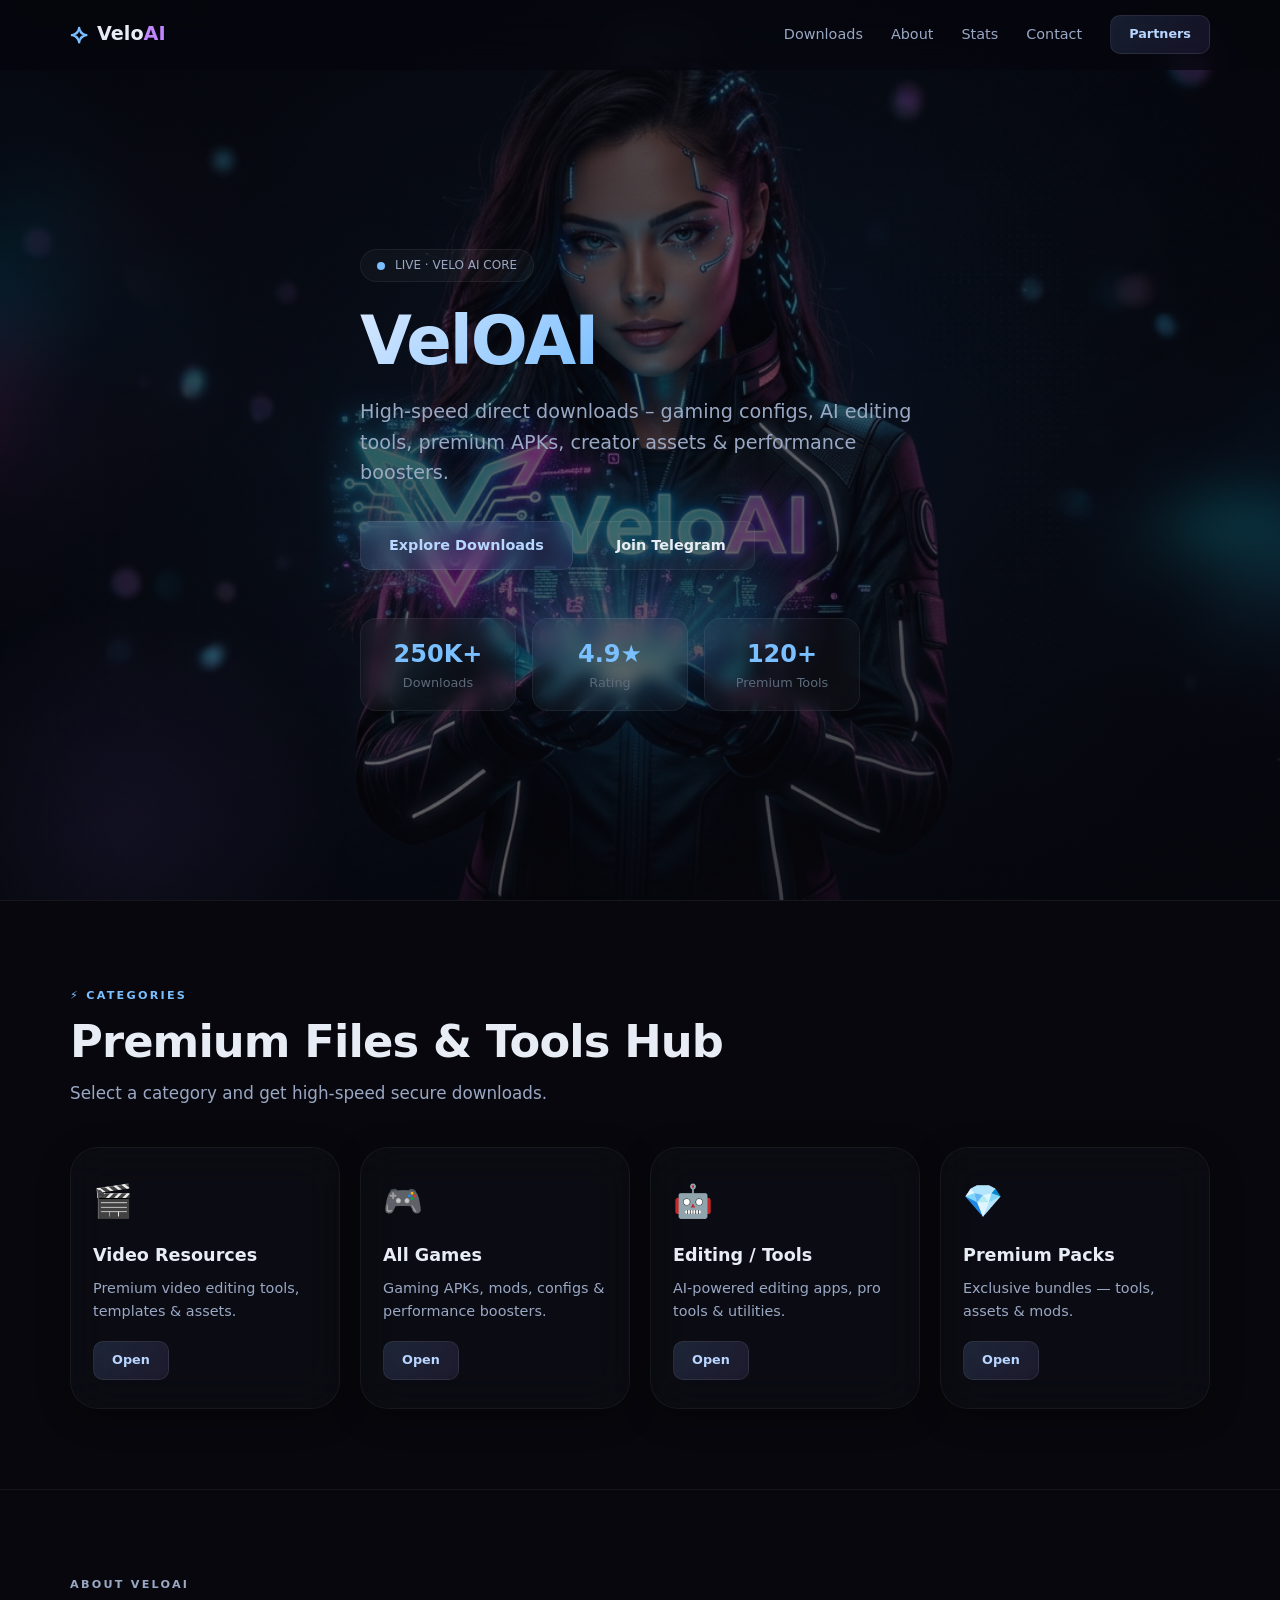
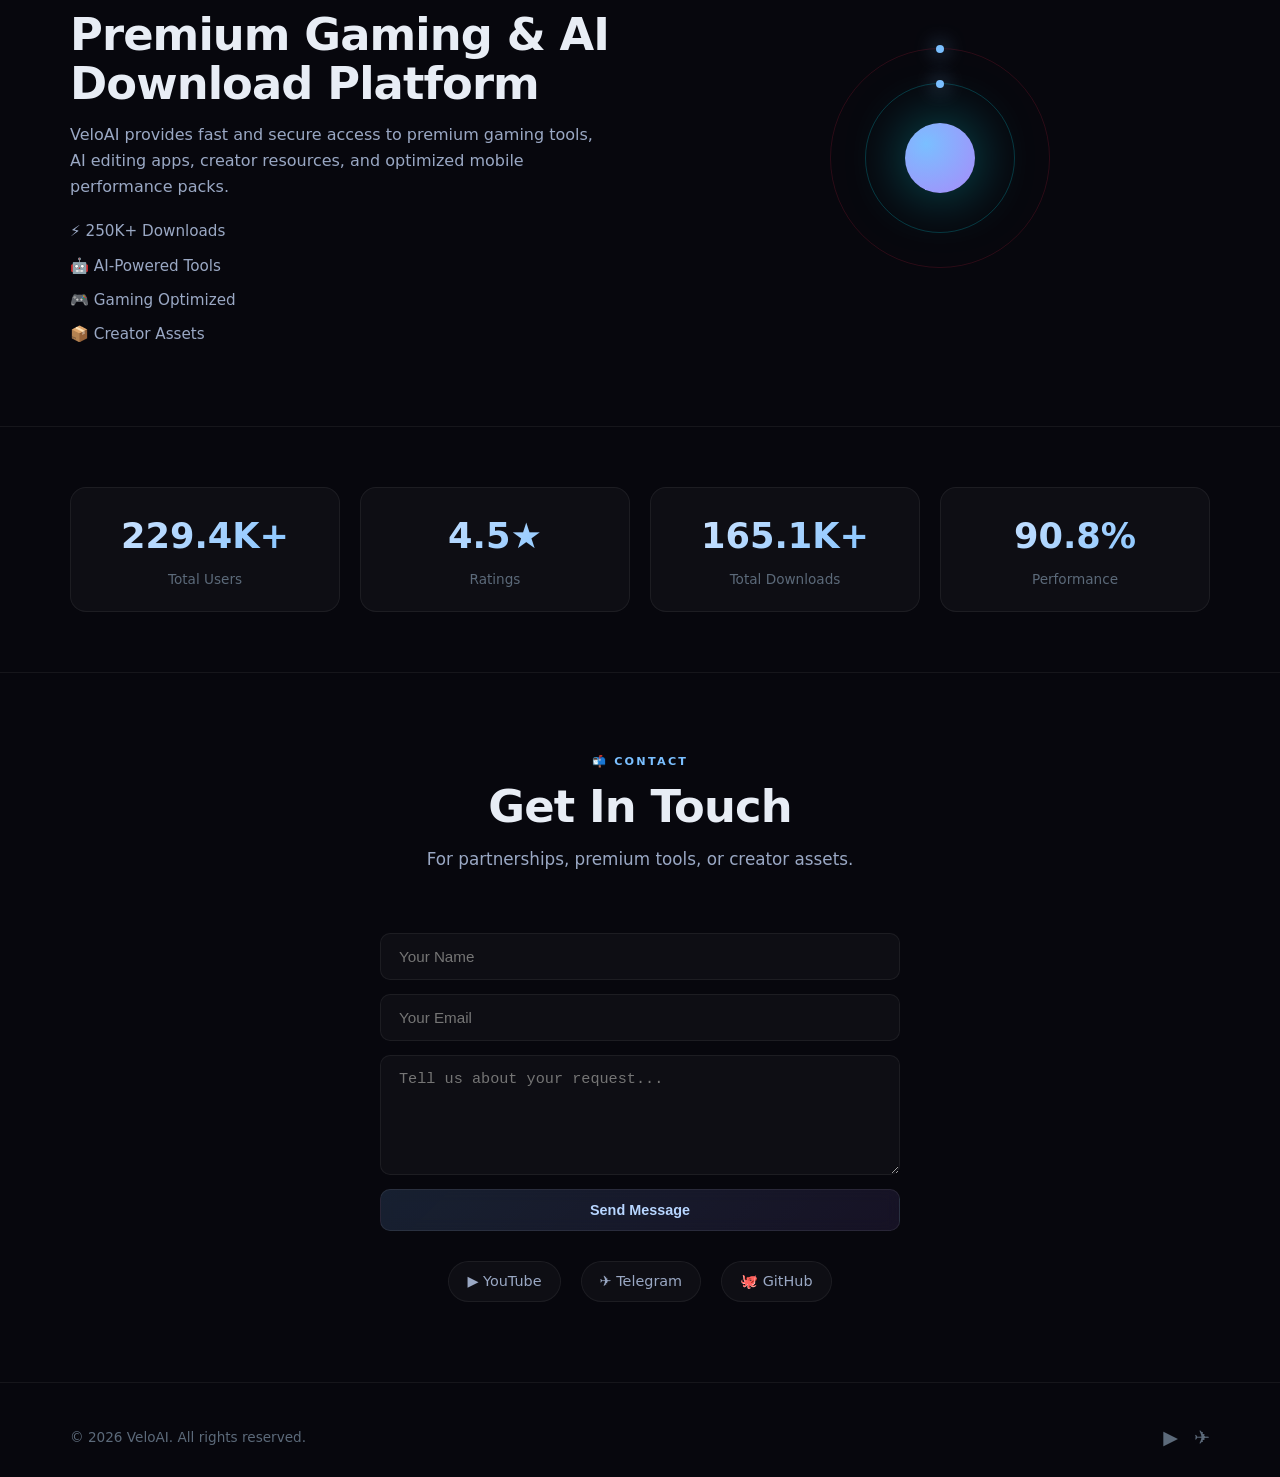
<file: index.html>
<!DOCTYPE html>
<html lang="en">
<head>
    <meta charset="UTF-8" />
    <meta name="viewport" content="width=device-width, initial-scale=1.0, viewport-fit=cover" />
    <title>VeloAI — Next-Gen Intelligence</title>
    <link rel="stylesheet" href="style.css" />
</head>
<body>

    <!-- ============================================ -->
    <!--  NAVBAR                                       -->
    <!-- ============================================ -->
    <header class="navbar" id="navbar">
        <div class="nav-inner">
            <a href="#top" class="brand" id="homeBrand">
                <span class="brand-mark">⟡</span>
                <span class="brand-name">Velo<span class="accent">AI</span></span>
            </a>

            <nav class="nav-links" id="navLinks">
                <a href="#downloads" class="nav-link">Downloads</a>
                <a href="#about" class="nav-link">About</a>
                <a href="#stats" class="nav-link">Stats</a>
                <a href="#contact" class="nav-link">Contact</a>
                <a href="partners.html" class="btn btn-primary btn-small">Partners</a>
            </nav>

            <button class="nav-toggle" id="navToggle" aria-label="Menu">
                <span></span><span></span><span></span>
            </button>
        </div>
    </header>

    <!-- ============================================ -->
    <!--  HOMEPAGE                                    -->
    <!-- ============================================ -->
    <div id="homepage">

        <!-- ===== HERO ===== -->
        <section class="hero" id="top">
            <div class="hero-bg"></div>
            <div class="hero-orb-2"></div>
            <div class="hero-inner">
                <div class="hero-badge reveal">
                    <span class="pulse-dot"></span> LIVE · VELO AI CORE
                </div>
                <h1 class="hero-title reveal">
                    VelO<span class="accent">AI</span>
                </h1>
                <p class="hero-sub reveal">
                    High-speed direct downloads – gaming configs, AI editing tools,
                    premium APKs, creator assets &amp; performance boosters.
                </p>
                <div class="hero-actions reveal">
                    <a href="#downloads" class="btn btn-primary">Explore Downloads</a>
                    <a href="https://t.me/Ve_Official" target="_blank" class="btn btn-ghost">Join Telegram</a>
                </div>

                <div class="hero-stats reveal">
                    <div class="stat-card">
                        <h3><span class="counter" data-target="250">0</span>K+</h3>
                        <p>Downloads</p>
                    </div>
                    <div class="stat-card">
                        <h3><span class="counter" data-target="4.9">0</span>★</h3>
                        <p>Rating</p>
                    </div>
                    <div class="stat-card">
                        <h3><span class="counter" data-target="120">0</span>+</h3>
                        <p>Premium Tools</p>
                    </div>
                </div>
            </div>
        </section>

        <!-- ===== DOWNLOADS / CARDS ===== -->
        <section class="features" id="downloads">
            <div class="section-inner">
                <p class="eyebrow reveal">⚡ CATEGORIES</p>
                <h2 class="section-title reveal">Premium Files &amp; Tools Hub</h2>
                <p class="section-sub reveal">Select a category and get high-speed secure downloads.</p>

                <div class="feature-grid">
                    <article class="feature-card reveal" onclick="openNewPage('video')">
                        <div class="feature-icon">🎬</div>
                        <h3>Video Resources</h3>
                        <p>Premium video editing tools, templates &amp; assets.</p>
                        <div class="card-actions">
                            <span class="btn btn-primary btn-small">Open</span>
                        </div>
                    </article>

                    <article class="feature-card reveal" onclick="openNewPage('games')">
                        <div class="feature-icon">🎮</div>
                        <h3>All Games</h3>
                        <p>Gaming APKs, mods, configs &amp; performance boosters.</p>
                        <div class="card-actions">
                            <span class="btn btn-primary btn-small">Open</span>
                        </div>
                    </article>

                    <article class="feature-card reveal" onclick="openNewPage('editing')">
                        <div class="feature-icon">🤖</div>
                        <h3>Editing / Tools</h3>
                        <p>AI-powered editing apps, pro tools &amp; utilities.</p>
                        <div class="card-actions">
                            <span class="btn btn-primary btn-small">Open</span>
                        </div>
                    </article>

                    <article class="feature-card reveal" onclick="openNewPage('premium')">
                        <div class="feature-icon">💎</div>
                        <h3>Premium Packs</h3>
                        <p>Exclusive bundles — tools, assets &amp; mods.</p>
                        <div class="card-actions">
                            <span class="btn btn-primary btn-small">Open</span>
                        </div>
                    </article>
                </div>
            </div>
        </section>

        <!-- ===== ABOUT ===== -->
        <section class="about" id="about">
            <div class="section-inner about-grid">
                <div class="about-copy">
                    <p class="eyebrow reveal">ABOUT VELOAI</p>
                    <h2 class="section-title reveal">Premium Gaming &amp; AI Download Platform</h2>
                    <p class="reveal">
                        VeloAI provides fast and secure access to premium gaming tools,
                        AI editing apps, creator resources, and optimized mobile performance packs.
                    </p>
                    <ul class="about-list reveal">
                        <li>⚡ 250K+ Downloads</li>
                        <li>🤖 AI-Powered Tools</li>
                        <li>🎮 Gaming Optimized</li>
                        <li>📦 Creator Assets</li>
                    </ul>
                </div>

                <div class="about-visual reveal">
                    <div class="orbit-card">
                        <div class="orbit-core"></div>
                        <div class="orbit-ring orbit-ring-1"></div>
                        <div class="orbit-ring orbit-ring-2"></div>
                    </div>
                </div>
            </div>
        </section>

        <!-- ===== STATS ===== -->
        <section class="stats" id="stats">
            <div class="section-inner">
                <div class="stats-grid">
                    <div class="stat-item reveal">
                        <span class="stat-number"><span class="counter" data-target="250">0</span>K+</span>
                        <span class="stat-label">Total Users</span>
                    </div>
                    <div class="stat-item reveal">
                        <span class="stat-number"><span class="counter" data-target="4.9">0</span>★</span>
                        <span class="stat-label">Ratings</span>
                    </div>
                    <div class="stat-item reveal">
                        <span class="stat-number"><span class="counter" data-target="180">0</span>K+</span>
                        <span class="stat-label">Total Downloads</span>
                    </div>
                    <div class="stat-item reveal">
                        <span class="stat-number"><span class="counter" data-target="99">0</span>%</span>
                        <span class="stat-label">Performance</span>
                    </div>
                </div>
            </div>
        </section>

        <!-- ===== CONTACT ===== -->
        <section class="contact" id="contact">
            <div class="section-inner contact-inner">
                <p class="eyebrow reveal">📬 CONTACT</p>
                <h2 class="section-title reveal">Get In Touch</h2>
                <p class="section-sub reveal">For partnerships, premium tools, or creator assets.</p>

                <form action="https://formsubmit.co/thecrackedxgaming@gmail.com" method="POST" class="contact-form reveal">
                    <input type="text" name="name" placeholder="Your Name" required />
                    <input type="email" name="email" placeholder="Your Email" required />
                    <textarea name="message" placeholder="Tell us about your request..." required></textarea>
                    <button type="submit" class="btn btn-primary">Send Message</button>
                </form>

                <div class="social-links reveal">
                    <a href="https://youtube.com/@thecrackedx" target="_blank" class="social-icon">▶ YouTube</a>
                    <a href="https://t.me/Ve_Official" target="_blank" class="social-icon">✈ Telegram</a>
                    <a href="#" target="_blank" class="social-icon">🐙 GitHub</a>
                </div>
            </div>
        </section>

    </div>
    <!-- ===== HOMEPAGE END ===== -->

 <!-- ============================================ -->
<!--  NEW PAGE (Clean — No Header)                -->
<!-- ============================================ -->
<div id="newPage" class="new-page">
    
    <!-- HEADER HATAYA — Sirf Search Bar -->
   <!-- ===== BACK BUTTON (SIRF EK LINE) ===== -->
    <div style="padding: 10px 0 6px 0;">
        <button onclick="closeNewPage()" style="
            background: rgba(255,255,255,0.04);
            border: 1px solid rgba(255,255,255,0.08);
            border-radius: 30px;
            padding: 6px 16px 6px 12px;
            color: #b8d6ff;
            font-size: 0.75rem;
            font-weight: 500;
            cursor: pointer;
            backdrop-filter: blur(6px);
            -webkit-backdrop-filter: blur(6px);
            display: inline-flex;
            align-items: center;
            gap: 6px;
            transition: 0.3s;
        " onmouseover="this.style.borderColor='#7abfff'; this.style.boxShadow='0 0 20px rgba(122,191,255,0.1)'" onmouseout="this.style.borderColor='rgba(255,255,255,0.08)'; this.style.boxShadow='none'">
            <span style="font-size:1rem;">←</span> Back
        </button>
    </div>
    <div class="search-container">
        <input type="text" id="searchBar" placeholder="🔍 Search here..." oninput="filterResources(this.value)" />
    </div>

    <div class="new-page-content">

        <!-- LEFT COLUMN — HATAYA (Mobile ke liye) -->
        <!-- <div class="col-left">...</div> -->

        <div class="col-center">
            <h3 class="col-title" id="categoryTitle">Resources</h3>
            <div class="resource-grid" id="resourceGrid"></div>
        </div>

        <!-- RIGHT COLUMN — HATAYA -->
        <!-- <div class="col-right">...</div> -->

    </div>

    <!-- SOCIAL LINKS — Terabox Download -->
    <div class="new-page-social">
        <a href="https://www.terabox.com/sharing/link?surl=YOUR_LINK" target="_blank" class="social-icon download-all-btn">
            📥 Download All Files — Terabox App
        </a>
    </div>

</div>
<!-- ===== NEW PAGE END ===== -->
        </>
    <!-- ===== NEW PAGE END ===== -->

    <!-- ============================================ -->
    <!--  FOOTER                                      -->
    <!-- ============================================ -->
    <footer class="footer">
        <div class="section-inner footer-bottom">
            <p>© 2026 VeloAI. All rights reserved.</p>
            <div class="footer-socials">
                <a href="https://youtube.com/@thecrackedx" target="_blank">▶</a>
                <a href="https://t.me/Ve_Official" target="_blank">✈</a>
            </div>
        </div>
    </footer>

    <script src="script.js"></script>
</body>
</html>
</file>
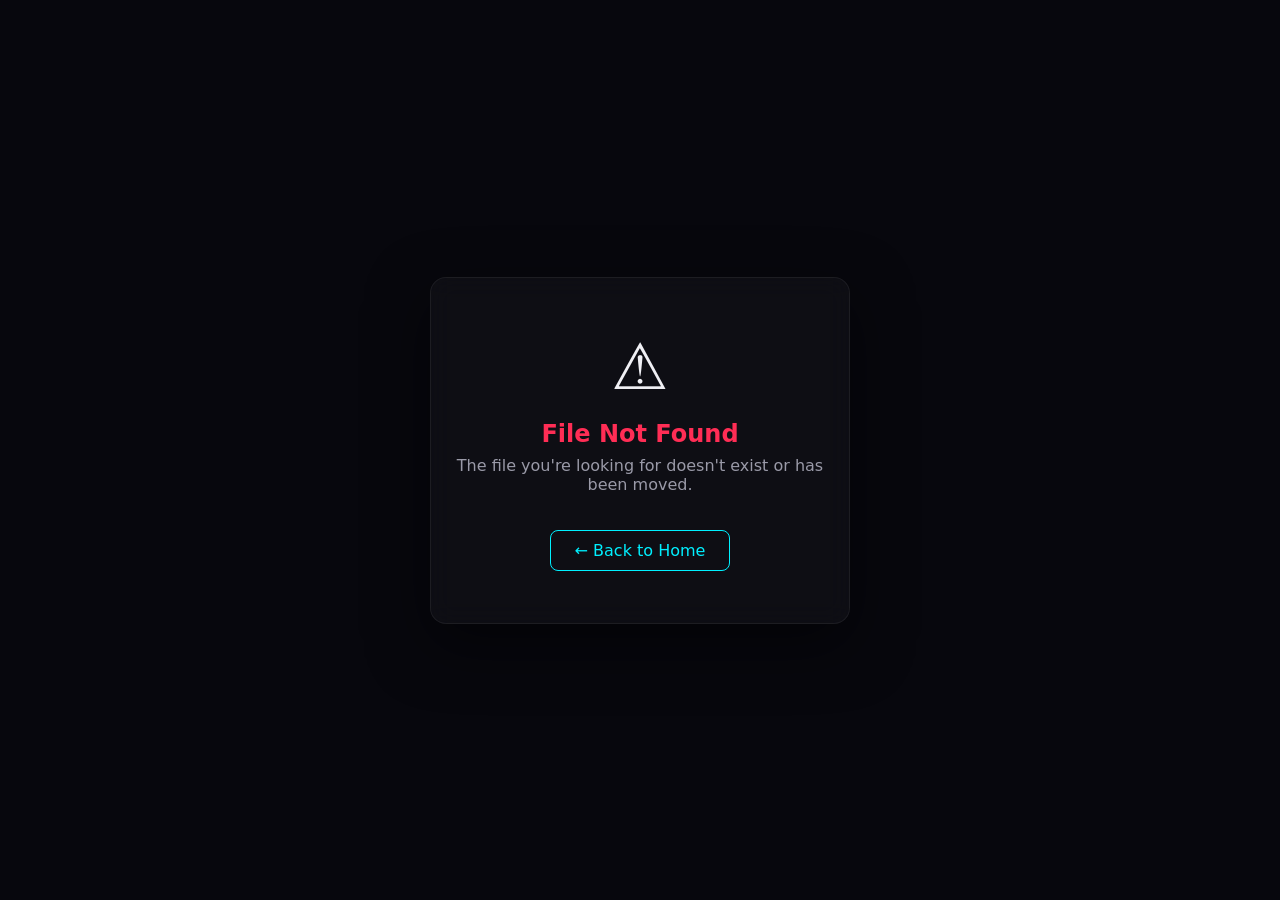
<file: download.html>
<!DOCTYPE html>
<html lang="en">
<head>
    <meta charset="UTF-8" />
    <meta name="viewport" content="width=device-width, initial-scale=1.0" />
    <title>Download — VeloAI</title>
    <style>
        * {
            margin: 0;
            padding: 0;
            box-sizing: border-box;
        }

        body {
            background: #07070d;
            color: #f0f0f5;
            font-family: 'Segoe UI', system-ui, -apple-system, sans-serif;
            min-height: 100vh;
            display: flex;
            align-items: center;
            justify-content: center;
            padding: 20px;
        }

        .download-card {
            max-width: 420px;
            width: 100%;
            background: rgba(255, 255, 255, 0.03);
            border: 1px solid rgba(255, 255, 255, 0.06);
            border-radius: 16px;
            padding: 32px 24px;
            text-align: center;
            backdrop-filter: blur(12px);
            -webkit-backdrop-filter: blur(12px);
            box-shadow: 0 20px 60px rgba(0, 0, 0, 0.5);
        }

        .file-name {
            font-size: 1.2rem;
            font-weight: 700;
            margin-bottom: 8px;
            color: #00f0ff;
        }

        .download-text {
            color: #9a9aa8;
            margin-bottom: 20px;
        }

        .ad-box {
            padding: 20px;
            border: 1px dashed rgba(255, 255, 255, 0.06);
            border-radius: 10px;
            color: #5c5c6a;
            margin-bottom: 16px;
            font-size: 0.85rem;
        }

        .timer {
            font-size: 4rem;
            font-weight: 900;
            color: #00f0ff;
            text-shadow: 0 0 40px rgba(0, 240, 255, 0.3);
            margin-bottom: 16px;
        }

        .download-btn {
            display: none;
            width: 100%;
            padding: 16px;
            border: none;
            border-radius: 10px;
            background: linear-gradient(135deg, #00f0ff, #b44cff);
            color: #000;
            font-weight: 700;
            font-size: 1rem;
            cursor: pointer;
            transition: all 0.3s;
        }

        .download-btn.show {
            display: block;
            animation: fadeUp 0.5s ease;
        }

        .download-btn:hover {
            transform: scale(1.02);
            box-shadow: 0 0 40px rgba(0, 240, 255, 0.4);
        }

        @keyframes fadeUp {
            from {
                opacity: 0;
                transform: translateY(12px);
            }
            to {
                opacity: 1;
                transform: translateY(0);
            }
        }

        .back-link {
            display: inline-block;
            margin-top: 16px;
            color: #00f0ff;
            text-decoration: none;
            padding: 10px 24px;
            border: 1px solid #00f0ff;
            border-radius: 8px;
            transition: all 0.3s;
        }

        .back-link:hover {
            background: #00f0ff;
            color: #000;
        }
    </style>
</head>
<body>

    <div class="download-card">
        <div id="downloadContent">
            <div class="file-name" id="fileNameDisplay">Loading...</div>
            <div class="download-text">Your download link is generating...</div>
            <div class="ad-box">📢 TOP ADVERTISEMENT</div>
            <div class="timer" id="timer">15</div>
            <div class="ad-box">📢 BOTTOM ADVERTISEMENT</div>
            <button class="download-btn" id="downloadBtn">⬇ Download File Now</button>
        </div>
    </div>

    <script>
        (function() {
            'use strict';

              // ===== DATABASE EXACT MATCH WITH NEW PAGE KEYS =====
            const veloDB = {
                video_capcut_pro: {
                    name: 'CapCut Pro v18.5.0._Velo.apk',
                    url: 'https://1024terabox.com/s/1PUg4f5ZJ4TyiQ2x_o5OLrw'
                },
                video_VN_Editor: {
                    name: 'VN-_Video_Editior_v2.14.1_velo.apk',
                    url: 'https://1024terabox.com/s/1hwCBjWkRIsE_RZBfy1U6Xg'
                },
                video_YouTube_Premium: {
                    name: 'YouTube-Premium-v21.16.245-patch-version-1.24.0._velo.apk',
                    url: 'https://1024terabox.com/s/1i5BJoyn_o4o4gbLujZ7JrQ'
                },
                video_Video_Generator: {
                    name: 'AI Video Generator - Photo Generator v1.8.0._velo.apk',
                    url: 'https://1024terabox.com/s/1BD_VRjzlHkuQqUVBfxE5oQ'
                },
                video_Remini: {
                    name: 'Remini_v3.7.1333.202521291_mod._velo.apk',
                    url: 'https://1024terabox.com/s/1xV1Q_SNFgSwiBW7zncEHBA'
                },
                video_Text_TO_Speech: {
                    name: 'Text_To_Speech_v3.0.0_Mod._velo.apk',
                    url: 'https://1024terabox.com/s/1LTYkjVpfQYV7fT6uiZq8fA'
                },
                video_Adobe: {
                    name: 'Adobe_Photoshop_Express_Premium_v18_1_34_build_2002_Mod._velo.apk',
                    url: 'https://1024terabox.com/s/1BZqZpWngUac9y-8CfILWOw'
                },
                video_inshot: {
                    name: 'InShot Pro.apk',
                    url: 'https://t.me/Ve_Official'
                },
                video_vn_video_editor: {
                    name: 'VN Video Editor.apk',
                    url: 'https://t.me/Ve_Official'
                },
                video_kinemaster: {
                    name: 'KineMaster Pro.apk',
                    url: 'https://t.me/Ve_Official'
                },
                games_bgmi: {
                    name: 'BGMI Mod v2.8.apk',
                    url: 'https://t.me/Ve_Official'
                },
                games_free_fire: {
                    name: 'Free Fire Mod v1.9.apk',
                    url: 'https://t.me/Ve_Official'
                },
                games_call_of_duty: {
                    name: 'Call of Duty Mod.apk',
                    url: 'https://t.me/Ve_Official'
                },
                games_asphalt_9: {
                    name: 'Asphalt 9 Mod.apk',
                    url: 'https://t.me/Ve_Official'
                },
                games_fifa: {
                    name: 'FIFA Mod.apk',
                    url: 'https://t.me/Ve_Official'
                },
                games_pubg: {
                    name: 'PUBG Mod.apk',
                    url: 'https://t.me/Ve_Official'
                },
                games_genshin_impact: {
                    name: 'Genshin Impact Mod.apk',
                    url: 'https://t.me/Ve_Official'
                },
                games_among_us: {
                    name: 'Among Us Mod.apk',
                    url: 'https://t.me/Ve_Official'
                },
                games_valorant: {
                    name: 'Valorant Config.zip',
                    url: 'https://t.me/Ve_Official'
                },
                games_nfs: {
                    name: 'NFS Mod.apk',
                    url: 'https://t.me/Ve_Official'
                },
                editing_ai_video_editor: {
                    name: 'AI Video Editor Pro.apk',
                    url: 'https://t.me/Ve_Official'
                },
                editing_ai_photo_editor: {
                    name: 'AI Photo Editor Pro.apk',
                    url: 'https://t.me/Ve_Official'
                },
                editing_ai_writer: {
                    name: 'AI Writer Pro.apk',
                    url: 'https://t.me/Ve_Official'
                },
                editing_ai_music_maker: {
                    name: 'AI Music Maker.apk',
                    url: 'https://t.me/Ve_Official'
                },
                editing_ai_face_swap: {
                    name: 'AI Face Swap.apk',
                    url: 'https://t.me/Ve_Official'
                },
                editing_ai_upscaler: {
                    name: 'AI Upscaler.apk',
                    url: 'https://t.me/Ve_Official'
                },
                editing_ai_video_enhancer: {
                    name: 'AI Video Enhancer.apk',
                    url: 'https://t.me/Ve_Official'
                },
                editing_ai_photo_enhancer: {
                    name: 'AI Photo Enhancer.apk',
                    url: 'https://t.me/Ve_Official'
                },
                premium_mega_pack_vol1: {
                    name: 'Mega Pack Vol.1.zip',
                    url: 'https://t.me/Ve_Official'
                },
                premium_mega_pack_vol2: {
                    name: 'Mega Pack Vol.2.zip',
                    url: 'https://t.me/Ve_Official'
                },
                premium_gaming_bundle: {
                    name: 'Gaming Bundle.zip',
                    url: 'https://t.me/Ve_Official'
                },
                premium_creator_bundle: {
                    name: 'Creator Bundle.zip',
                    url: 'https://t.me/Ve_Official'
                },
                premium_ai_tools_bundle: {
                    name: 'AI Tools Bundle.zip',
                    url: 'https://t.me/Ve_Official'
                },
                premium_sound_pack: {
                    name: 'Sound Pack.zip',
                    url: 'https://t.me/Ve_Official'
                },
                premium_overlay_pack: {
                    name: 'Overlay Pack.zip',
                    url: 'https://t.me/Ve_Official'
                },
                premium_transition_pack: {
                    name: 'Transition Pack.zip',
                    url: 'https://t.me/Ve_Official'
                }
            };


            // ===== GET FILE =====
            const params = new URLSearchParams(window.location.search);
            const fileKey = params.get('file');

            const nameDisplay = document.getElementById('fileNameDisplay');
            const timerEl = document.getElementById('timer');
            const downloadBtn = document.getElementById('downloadBtn');
            const downloadContent = document.getElementById('downloadContent');

            // ===== CHECK =====
            if (!fileKey || !veloDB[fileKey]) {
                downloadContent.innerHTML = `
                    <div style="padding: 20px 0;">
                        <div style="font-size: 4rem; margin-bottom: 16px;">⚠️</div>
                        <h2 style="color: #ff2d55; margin-bottom: 8px;">File Not Found</h2>
                        <p style="color: #9a9aa8; margin-bottom: 20px;">
                            The file you're looking for doesn't exist or has been moved.
                        </p>
                        <a href="index.html" class="back-link">← Back to Home</a>
                    </div>
                `;
                return;
            }

            // ===== FILE FOUND =====
            const fileData = veloDB[fileKey];
            nameDisplay.textContent = fileData.name;

            // ===== TIMER =====
            let timeLeft = 15;

            const countdown = setInterval(() => {
                timeLeft--;
                timerEl.textContent = timeLeft;
                if (timeLeft <= 0) {
                    clearInterval(countdown);
                    timerEl.style.display = 'none';
                    downloadBtn.classList.add('show');
                }
            }, 1000);

            // ===== DOWNLOAD =====
            downloadBtn.addEventListener('click', function() {
                window.open(fileData.url, '_blank');
            });

            // ===== FALLBACK =====
            setTimeout(() => {
                if (timeLeft > 0) {
                    clearInterval(countdown);
                    timerEl.style.display = 'none';
                    downloadBtn.classList.add('show');
                }
            }, 16000);

        })();
    </script>

</body>
</html>
</file>
<file: style.css>
/* ============================================================
   VELOAI ULTRA — Cyberpunk / Sci-Fi Theme
   ============================================================ */

:root {
    --bg-primary: #07070d;
    --bg-secondary: #0d0d16;
    --bg-glass: rgba(255, 255, 255, 0.03);
    --border-glass: rgba(255, 255, 255, 0.06);
    --neon-cyan: #7abfff;
    --neon-pink: #c084fc;
    --neon-purple: #a78bfa;
    --text-primary: #e8edf5;
    --text-secondary: #9aa8c4;
    --text-muted: #5c6a7a;
    --radius: 16px;
    --max-width: 1180px;
    --font: 'Segoe UI', system-ui, -apple-system, sans-serif;
}

* {
    margin: 0;
    padding: 0;
    box-sizing: border-box;
}

html {
    scroll-behavior: smooth;
}

body {
    background: var(--bg-primary);
    color: var(--text-primary);
    font-family: var(--font);
    line-height: 1.6;
    overflow-x: hidden;
    opacity: 0;
    transition: opacity 0.8s ease;
}

body.page-ready {
    opacity: 1;
}

/* ========== SCROLLBAR ========== */
::-webkit-scrollbar {
    width: 6px;
}
::-webkit-scrollbar-track {
    background: var(--bg-primary);
}
::-webkit-scrollbar-thumb {
    background: var(--neon-cyan);
    border-radius: 10px;
    box-shadow: 0 0 20px var(--neon-cyan);
}

/* ========== UTILITY ========== */
.accent {
    color: var(--neon-pink);
}

.section-inner {
    max-width: var(--max-width);
    margin: 0 auto;
    padding: 0 20px;
}

.eyebrow {
    display: inline-block;
    font-size: 0.7rem;
    letter-spacing: 0.2em;
    text-transform: uppercase;
    color: var(--neon-cyan);
    font-weight: 600;
    margin-bottom: 12px;
}

.section-title {
    font-size: clamp(1.8rem, 5vw, 2.8rem);
    font-weight: 800;
    line-height: 1.1;
    letter-spacing: -0.02em;
    margin-bottom: 14px;
}

.section-sub {
    color: var(--text-secondary);
    font-size: 1.05rem;
    max-width: 560px;
    margin-bottom: 40px;
}

/* ========== BUTTONS ========== */
.btn {
    display: inline-flex;
    align-items: center;
    justify-content: center;
    gap: 8px;
    padding: 12px 28px;
    border-radius: 10px;
    font-weight: 600;
    font-size: 0.9rem;
    transition: all 0.3s ease;
    text-decoration: none;
    border: 1px solid transparent;
}

.btn-primary {
    background: linear-gradient(135deg, rgba(120, 180, 255, 0.15), rgba(160, 120, 255, 0.10));
    color: #b8d6ff;
    border: 1px solid rgba(255, 255, 255, 0.08);
    box-shadow: none;
    backdrop-filter: blur(8px);
}

.btn-primary:hover {
    background: linear-gradient(135deg, rgba(120, 180, 255, 0.25), rgba(160, 120, 255, 0.20));
    border-color: rgba(180, 210, 255, 0.2);
    color: #fff;
    transform: translateY(-3px);
    box-shadow: 0 10px 40px rgba(80, 140, 255, 0.10);
}

.btn-ghost {
    background: var(--bg-glass);
    color: var(--text-primary);
    border-color: var(--border-glass);
}

.btn-ghost:hover {
    border-color: var(--neon-cyan);
    box-shadow: 0 0 30px rgba(0, 240, 255, 0.1);
}

.btn-small {
    padding: 8px 18px;
    font-size: 0.8rem;
}

/* ========== NAVBAR ========== */
.navbar {
    position: fixed;
    top: 0;
    left: 0;
    right: 0;
    z-index: 1000;
    padding: 14px 0;
    background: rgba(7, 7, 13, 0.7);
    backdrop-filter: blur(16px);
    -webkit-backdrop-filter: blur(16px);
    border-bottom: 1px solid transparent;
    transition: border-color 0.3s;
}

.navbar.scrolled {
    border-bottom-color: var(--border-glass);
}

.nav-inner {
    max-width: var(--max-width);
    margin: 0 auto;
    padding: 0 20px;
    display: flex;
    align-items: center;
    justify-content: space-between;
}

.brand {
    display: flex;
    align-items: center;
    gap: 10px;
    font-size: 1.2rem;
    font-weight: 800;
    text-decoration: none;
    color: var(--text-primary);
}

.brand-mark {
    font-size: 1.6rem;
    color: var(--neon-cyan);
}

.nav-links {
    display: flex;
    align-items: center;
    gap: 28px;
}

.nav-link {
    color: var(--text-secondary);
    text-decoration: none;
    font-size: 0.9rem;
    transition: color 0.3s;
}

.nav-link:hover {
    color: var(--neon-cyan);
}

.nav-toggle {
    display: none;
    flex-direction: column;
    gap: 5px;
    background: none;
    border: none;
    cursor: pointer;
    padding: 4px;
}

.nav-toggle span {
    display: block;
    width: 26px;
    height: 2px;
    background: var(--text-primary);
    border-radius: 4px;
    transition: all 0.3s;
}

.nav-toggle.open span:nth-child(1) {
    transform: translateY(7px) rotate(45deg);
}
.nav-toggle.open span:nth-child(2) {
    opacity: 0;
}
.nav-toggle.open span:nth-child(3) {
    transform: translateY(-7px) rotate(-45deg);
}

/* ========== HERO ========== */
.hero {
    position: relative;
    min-height: 100vh;
    display: flex;
    align-items: center;
    padding: 120px 0 60px;
    overflow: hidden;
}

.hero-bg {
    position: absolute;
    inset: 0;
    background:
        linear-gradient(135deg, rgba(7,7,13,0.8) 0%, rgba(7,7,13,0.6) 50%, rgba(7,7,13,0.85) 100%),
        url('hero-bg.jpg');
    background-size: cover;
    background-position: center;
    background-repeat: no-repeat;
    z-index: 0;
}

.hero-orb-1 {
    position: absolute;
    top: -150px;
    right: -100px;
    width: 500px;
    height: 500px;
    background: radial-gradient(circle, rgba(120, 180, 255, 0.10), transparent 70%);
    border-radius: 50%;
    animation: orbFloat 8s ease-in-out infinite;
    pointer-events: none;
    z-index: 1;
}

.hero-orb-2 {
    position: absolute;
    bottom: -150px;
    left: -100px;
    width: 450px;
    height: 450px;
    background: radial-gradient(circle, rgba(160, 120, 255, 0.08), transparent 70%);
    border-radius: 50%;
    animation: orbFloat 10s ease-in-out infinite reverse;
    pointer-events: none;
    z-index: 1;
}

@keyframes orbFloat {
    0%, 100% { transform: translate(0, 0) scale(1); }
    50% { transform: translate(30px, -30px) scale(1.1); }
}

.hero-inner {
    position: relative;
    z-index: 2;
    max-width: var(--max-width);
    margin: 0 auto;
    padding: 0 20px;
}

.hero-badge {
    display: inline-flex;
    align-items: center;
    gap: 10px;
    padding: 6px 16px;
    border: 1px solid var(--border-glass);
    border-radius: 100px;
    font-size: 0.75rem;
    color: var(--text-secondary);
    background: var(--bg-glass);
    margin-bottom: 24px;
}

.pulse-dot {
    width: 8px;
    height: 8px;
    border-radius: 50%;
    background: var(--neon-cyan);
    animation: pulse-dot 1.8s ease-out infinite;
}

@keyframes pulse-dot {
    0% {
        box-shadow: 0 0 0 0 rgba(0, 240, 255, 0.6);
    }
    70% {
        box-shadow: 0 0 0 8px rgba(0, 240, 255, 0);
    }
    100% {
        box-shadow: 0 0 0 0 rgba(0, 240, 255, 0);
    }
}

.hero-title {
    font-size: clamp(2.2rem, 9vw, 4.2rem);
    font-weight: 900;
    line-height: 1.05;
    letter-spacing: -0.03em;
    margin-bottom: 20px;
    background: linear-gradient(135deg, #d6e7ff 0%, #7abfff 50%, #a78bfa 100%);
    -webkit-background-clip: text;
    -webkit-text-fill-color: transparent;
    background-clip: text;
}

.typing-wrapper {
    display: inline-block;
    position: relative;
}

.typing-text {
    color: var(--neon-cyan);
    text-shadow: 0 0 40px rgba(0, 240, 255, 0.3);
}

.cursor-blink {
    color: var(--neon-cyan);
    animation: blink 0.8s step-end infinite;
}

@keyframes blink {
    50% {
        opacity: 0;
    }
}

.hero-sub {
    color: var(--text-secondary);
    font-size: clamp(1rem, 2vw, 1.2rem);
    max-width: 560px;
    margin-bottom: 32px;
}

.hero-actions {
    display: flex;
    gap: 14px;
    flex-wrap: wrap;
    margin-bottom: 48px;
}

.hero-stats {
    display: grid;
    grid-template-columns: repeat(3, 1fr);
    gap: 16px;
    max-width: 500px;
}

.stat-card {
    background: var(--bg-glass);
    border: 1px solid var(--border-glass);
    border-radius: var(--radius);
    padding: 16px 18px;
    text-align: center;
    backdrop-filter: blur(8px);
    transition: all 0.3s;
}

.stat-card:hover {
    border-color: var(--neon-cyan);
    box-shadow: 0 0 30px rgba(0, 240, 255, 0.05);
}

.stat-card h3 {
    font-size: 1.5rem;
    font-weight: 800;
    color: var(--neon-cyan);
}

.stat-card p {
    font-size: 0.8rem;
    color: var(--text-muted);
}

/* ========== FEATURES / CARDS ========== */
.features {
    padding: 80px 0;
    border-top: 1px solid var(--border-glass);
    border-bottom: 1px solid var(--border-glass);
}

.feature-grid {
    display: grid;
    grid-template-columns: repeat(auto-fit, minmax(240px, 1fr));
    gap: 20px;
}

.feature-card {
    background: rgba(255, 255, 255, 0.02);
    backdrop-filter: blur(20px) saturate(1.3);
    -webkit-backdrop-filter: blur(20px) saturate(1.3);
    border: 1px solid rgba(255, 255, 255, 0.05);
    border-radius: 28px;
    padding: 28px 22px;
    transition: all 0.4s ease;
    box-shadow: 0 8px 32px rgba(0, 0, 0, 0.3);
}

.feature-card::before {
    display: none;
}

.feature-card:hover {
    transform: translateY(-8px) scale(1.01);
    border-color: rgba(120, 180, 255, 0.15);
    box-shadow: 0 20px 60px rgba(80, 140, 255, 0.06);
}

.feature-icon {
    font-size: 2rem;
    margin-bottom: 14px;
}

.feature-card h3 {
    font-size: 1.1rem;
    font-weight: 700;
    margin-bottom: 8px;
}

.feature-card p {
    color: var(--text-secondary);
    font-size: 0.9rem;
    margin-bottom: 18px;
}

.card-actions {
    display: flex;
    gap: 10px;
    flex-wrap: wrap;
}

/* ========== ABOUT ========== */
.about {
    padding: 80px 0;
}

.about-grid {
    display: grid;
    grid-template-columns: 1fr 1fr;
    gap: 60px;
    align-items: center;
}

.about-copy p {
    color: var(--text-secondary);
    margin-bottom: 16px;
}

.about-list {
    list-style: none;
    display: flex;
    flex-direction: column;
    gap: 10px;
    margin-top: 20px;
}

.about-list li {
    color: var(--text-secondary);
    font-size: 0.95rem;
    display: flex;
    align-items: center;
    gap: 10px;
}

.orbit-card {
    position: relative;
    width: 220px;
    height: 220px;
    display: flex;
    align-items: center;
    justify-content: center;
    margin: 0 auto;
}

.orbit-core {
    width: 70px;
    height: 70px;
    border-radius: 50%;
    background: radial-gradient(circle at 30% 30%, var(--neon-cyan), var(--neon-purple));
    box-shadow: 0 0 60px rgba(0, 240, 255, 0.4);
}

.orbit-ring {
    position: absolute;
    border: 1px solid rgba(0, 240, 255, 0.2);
    border-radius: 50%;
}

.orbit-ring-1 {
    width: 150px;
    height: 150px;
    animation: spin 12s linear infinite;
}

.orbit-ring-2 {
    width: 220px;
    height: 220px;
    border-color: rgba(255, 45, 85, 0.15);
    animation: spin 20s linear infinite reverse;
}

.orbit-ring-1::after,
.orbit-ring-2::after {
    content: '';
    position: absolute;
    top: -4px;
    left: 50%;
    width: 8px;
    height: 8px;
    background: var(--neon-cyan);
    border-radius: 50%;
    transform: translateX(-50%);
    box-shadow: 0 0 20px var(--neon-cyan);
}

@keyframes spin {
    to {
        transform: rotate(360deg);
    }
}

/* ========== STATS SECTION ========== */
.stats {
    padding: 60px 0;
    border-top: 1px solid var(--border-glass);
    border-bottom: 1px solid var(--border-glass);
}

.stats-grid {
    display: grid;
    grid-template-columns: repeat(4, 1fr);
    gap: 20px;
    text-align: center;
}

.stat-item {
    padding: 20px;
    background: var(--bg-glass);
    border: 1px solid var(--border-glass);
    border-radius: var(--radius);
    transition: all 0.3s;
}

.stat-item:hover {
    border-color: var(--neon-cyan);
    box-shadow: 0 0 30px rgba(0, 240, 255, 0.05);
}

.stat-number {
    display: block;
    font-size: 2.2rem;
    font-weight: 900;
    background: linear-gradient(135deg, #d6e7ff, #7abfff);
    -webkit-background-clip: text;
    -webkit-text-fill-color: transparent;
    background-clip: text;
}

.stat-label {
    display: block;
    font-size: 0.85rem;
    color: var(--text-muted);
    margin-top: 4px;
}

/* ========== CONTACT ========== */
.contact {
    padding: 80px 0;
}

.contact-inner {
    text-align: center;
    display: flex;
    flex-direction: column;
    align-items: center;
}

.contact-form {
    width: 100%;
    max-width: 520px;
    display: flex;
    flex-direction: column;
    gap: 14px;
    margin-top: 20px;
}

.contact-form input,
.contact-form textarea {
    width: 100%;
    padding: 14px 18px;
    border-radius: 10px;
    border: 1px solid var(--border-glass);
    background: var(--bg-glass);
    color: var(--text-primary);
    font-size: 0.95rem;
    transition: all 0.3s;
    outline: none;
}

.contact-form input:focus,
.contact-form textarea:focus {
    border-color: var(--neon-cyan);
    box-shadow: 0 0 30px rgba(0, 240, 255, 0.05);
}

.contact-form textarea {
    min-height: 120px;
    resize: vertical;
}

.social-links {
    display: flex;
    gap: 20px;
    margin-top: 30px;
    flex-wrap: wrap;
    justify-content: center;
}

.social-icon {
    color: var(--text-secondary);
    text-decoration: none;
    font-size: 0.9rem;
    padding: 8px 18px;
    border: 1px solid var(--border-glass);
    border-radius: 100px;
    transition: all 0.3s;
    background: var(--bg-glass);
}

.social-icon:hover {
    border-color: var(--neon-cyan);
    color: var(--neon-cyan);
    box-shadow: 0 0 30px rgba(0, 240, 255, 0.05);
}

/* ========== FOOTER ========== */
.footer {
    padding: 40px 0 24px;
    border-top: 1px solid var(--border-glass);
}

.footer-bottom {
    display: flex;
    justify-content: space-between;
    align-items: center;
    flex-wrap: wrap;
    gap: 14px;
}

.footer-bottom p {
    color: var(--text-muted);
    font-size: 0.85rem;
}

.footer-socials {
    display: flex;
    gap: 16px;
}

.footer-socials a {
    color: var(--text-muted);
    text-decoration: none;
    font-size: 1.2rem;
    transition: all 0.3s;
}

.footer-socials a:hover {
    color: var(--neon-cyan);
}

/* ========== REVEAL ANIMATION ========== */
.reveal {
    opacity: 0;
    transform: translateY(24px);
    transition: all 0.7s cubic-bezier(0.22, 1, 0.36, 1);
}

.reveal.in-view {
    opacity: 1;
    transform: translateY(0);
}

/* ========== RESPONSIVE ========== */
@media (max-width: 1024px) {
    .about-grid {
        grid-template-columns: 1fr;
        gap: 40px;
        text-align: center;
    }

    .about-list {
        align-items: center;
    }

    .hero-stats {
        max-width: 100%;
    }
}

@media (max-width: 768px) {
    .nav-links {
        position: fixed;
        top: 64px;
        left: 0;
        right: 0;
        background: var(--bg-primary);
        flex-direction: column;
        padding: 20px;
        gap: 12px;
        border-bottom: 1px solid var(--border-glass);
        transform: translateY(-10px);
        opacity: 0;
        pointer-events: none;
        transition: all 0.3s ease;
    }

    .nav-links.open {
        transform: translateY(0);
        opacity: 1;
        pointer-events: all;
    }

    .nav-toggle {
        display: flex;
    }

    .hero-stats {
        grid-template-columns: 1fr 1fr;
    }

    .stats-grid {
        grid-template-columns: 1fr 1fr;
    }

    .footer-bottom {
        flex-direction: column;
        text-align: center;
    }
}

@media (max-width: 480px) {
    .hero-stats {
        grid-template-columns: 1fr;
    }

    .hero-actions {
        flex-direction: column;
        width: 100%;
    }

    .hero-actions .btn {
        width: 100%;
        justify-content: center;
    }

    .stats-grid {
        grid-template-columns: 1fr 1fr;
        gap: 12px;
    }

    .stat-number {
        font-size: 1.6rem;
    }

    .contact-form {
        max-width: 100%;
    }
}

/* ============================================================
   NEW PAGE STYLES
   ============================================================ */
.new-page {
    display: none;
    position: fixed;
    top: 0;
    left: 0;
    right: 0;
    bottom: 0;
    background: 
        linear-gradient(135deg, rgba(7,7,13,0.85) 0%, rgba(7,7,13,0.70) 50%, rgba(7,7,13,0.85) 100%),
        url('1000010584/new-page-bg.jpg');
    background-size: cover;
    background-position: center;
    background-repeat: no-repeat;
    background-attachment: fixed;
    z-index: 2000;
    overflow-y: auto;
    padding: 80px 20px 40px;
    animation: slideIn 0.5s cubic-bezier(0.22, 1, 0.36, 1);
}


.new-page.active {
    display: block;
}

@keyframes slideIn {
    from {
        opacity: 0;
        transform: translateX(40px);
    }
    to {
        opacity: 1;
        transform: translateX(0);
    }
}

.new-page-header {
    display: flex;
    align-items: center;
    justify-content: space-between;
    padding: 16px 0 24px;
    border-bottom: none;
    margin-bottom: 24px;
    max-width: var(--max-width);
    margin-left: auto;
    margin-right: auto;
    background: transparent !important;
}

.back-btn {
    display: flex;
    align-items: center;
    gap: 8px;
    background: transparent !important;
    border: none;
    padding: 10px 20px;
    color: var(--text-primary);
    font-size: 0.95rem;
    cursor: pointer;
    transition: all 0.3s;
}

.back-btn:hover {
    border-color: var(--neon-cyan);
    box-shadow: 0 0 20px rgba(0, 240, 255, 0.1);
}

.back-btn span {
    font-size: 1.2rem;
}

.new-page-brand {
    display: flex;
    align-items: center;
    gap: 10px;
    font-size: 1.2rem;
    font-weight: 800;
    background: transparent !important;
}

.search-container {
    max-width: var(--max-width);
    margin: 0 auto 28px;
}

.search-container input {
    width: 100%;
    padding: 14px 20px;
    border-radius: 12px;
    border: 1px solid var(--border-glass);
    background: var(--bg-glass);
    color: var(--text-primary);
    font-size: 1rem;
    transition: all 0.3s;
    outline: none;
}

.search-container input:focus {
    border-color: var(--neon-cyan);
    box-shadow: 0 0 30px rgba(0, 240, 255, 0.05);
}

.search-container input::placeholder {
    color: var(--text-muted);
}

.new-page-content {
    display: grid;
    grid-template-columns: 220px 1fr 220px;
    gap: 24px;
    max-width: var(--max-width);
    margin: 0 auto;
}

.col-title {
    font-size: 0.75rem;
    text-transform: uppercase;
    letter-spacing: 0.15em;
    color: var(--text-muted);
    margin-bottom: 14px;
    font-weight: 600;
}

.scroll-list {
    display: flex;
    flex-direction: column;
    gap: 10px;
    height: 400px;
    overflow: hidden;
    position: relative;
}

.scroll-list-inner {
    display: flex;
    flex-direction: column;
    gap: 10px;
    animation: scrollUp 20s linear infinite;
}

.scroll-list:hover .scroll-list-inner {
    animation-play-state: paused;
}

@keyframes scrollUp {
    0% {
        transform: translateY(0);
    }
    100% {
        transform: translateY(-50%);
    }
}

.company-item {
    padding: 12px 16px;
    background: var(--bg-glass);
    border: 1px solid var(--border-glass);
    border-radius: 8px;
    font-size: 0.85rem;
    color: var(--text-secondary);
    text-align: center;
    transition: all 0.3s;
    white-space: nowrap;
}

.company-item:hover {
    border-color: var(--neon-cyan);
    color: var(--text-primary);
}

.resource-grid {
    display: grid;
    grid-template-columns: repeat(auto-fill, minmax(160px, 1fr));
    gap: 14px;
}

.resource-item {
    background: var(--bg-glass);
    border: 1px solid var(--border-glass);
    border-radius: 12px;
    padding: 18px 14px;
    text-align: center;
    transition: all 0.3s;
    cursor: pointer;
}

.resource-item:hover {
    border-color: var(--neon-cyan);
    transform: translateY(-2px);
    box-shadow: 0 8px 30px rgba(0, 0, 0, 0.3);
}

.resource-item .icon {
    font-size: 1.8rem;
    margin-bottom: 6px;
}

.resource-item .name {
    font-size: 0.85rem;
    font-weight: 600;
    color: var(--text-primary);
}

.resource-item .badge {
    display: none; /* or remove this property entirely */
}
</file>
